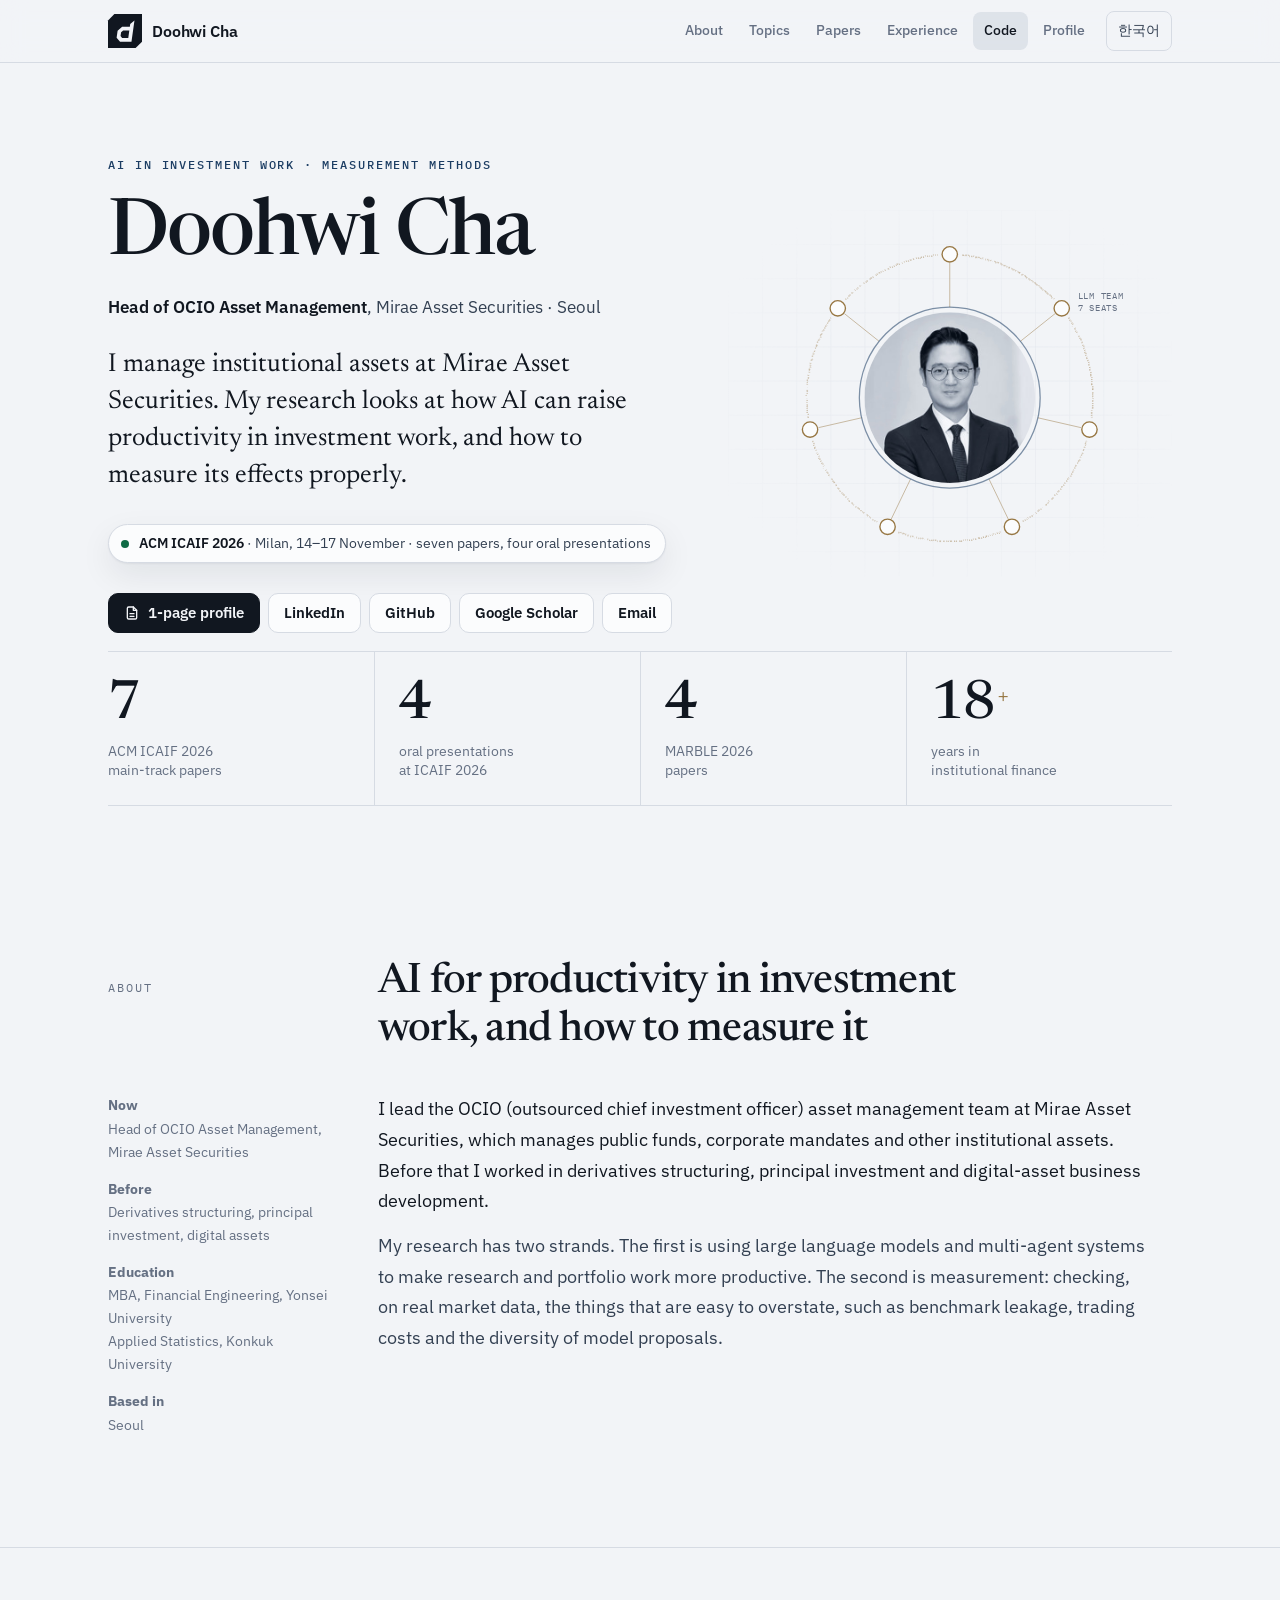
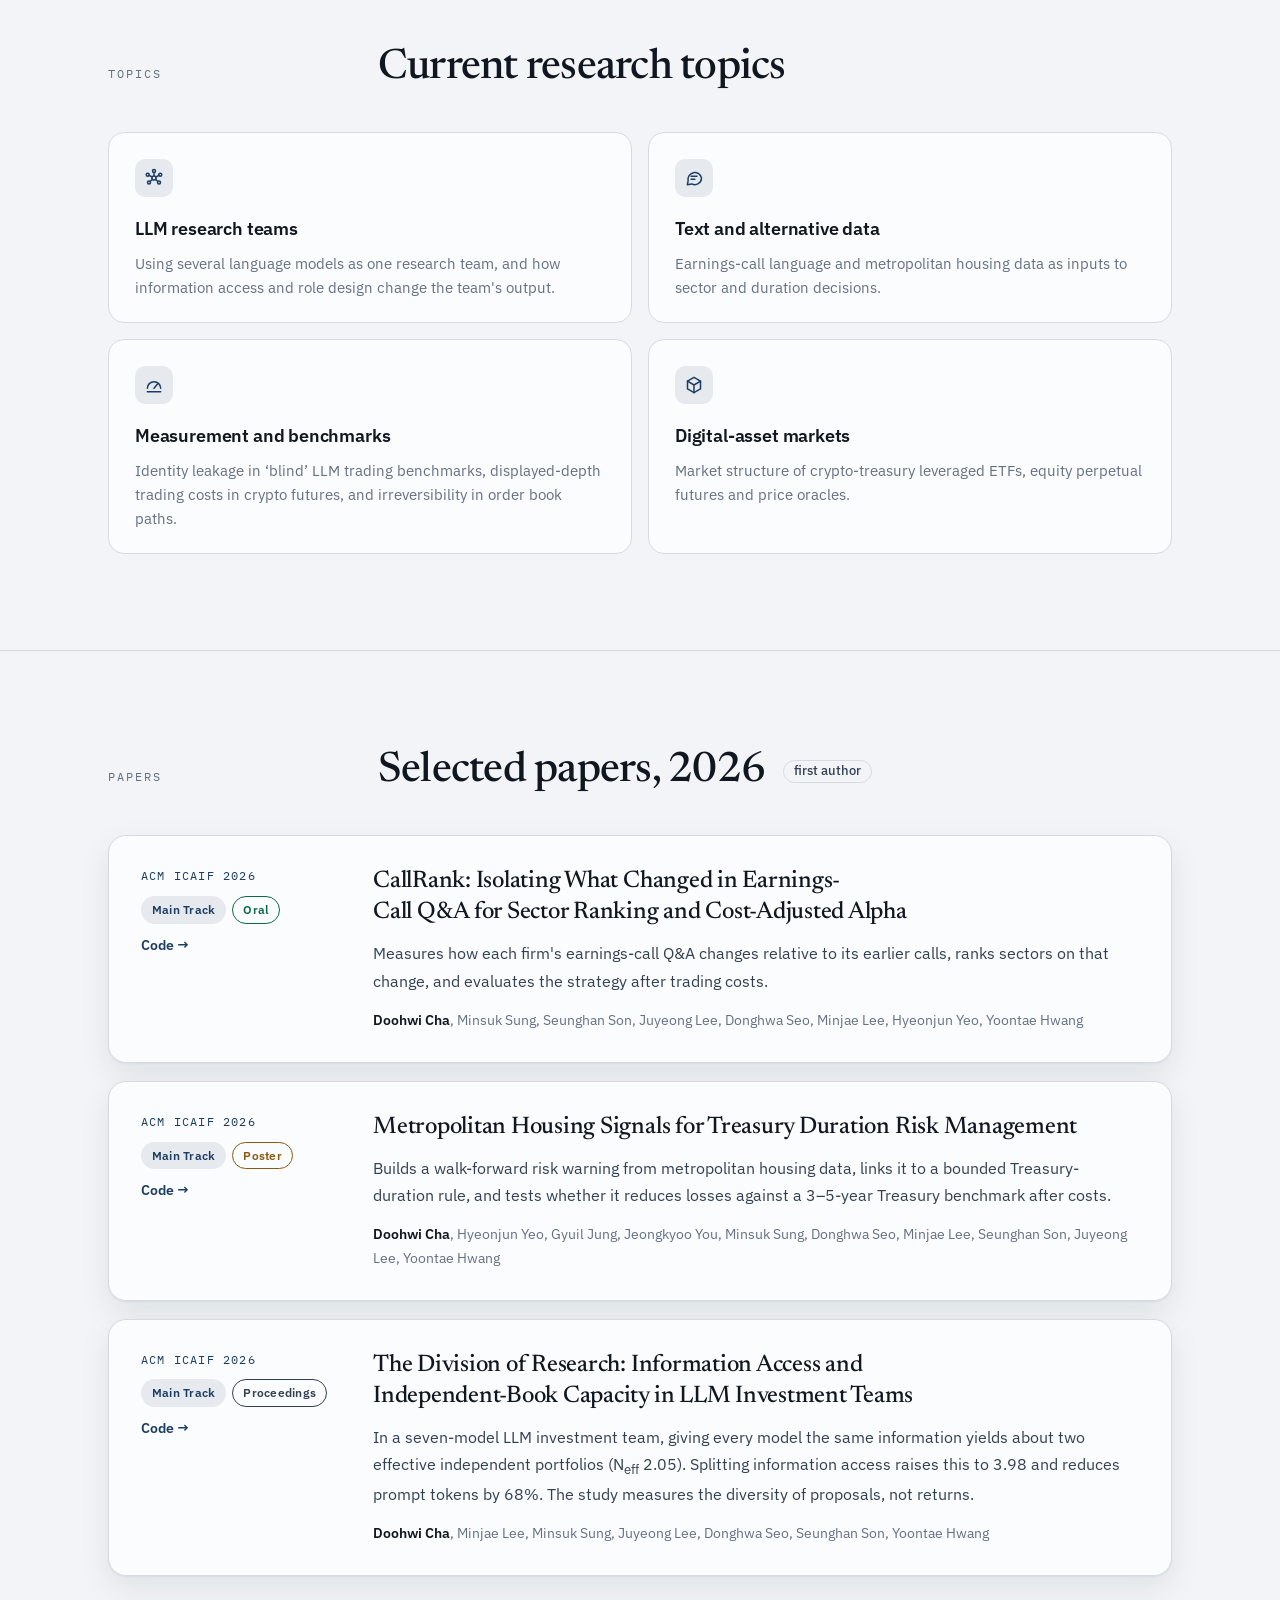
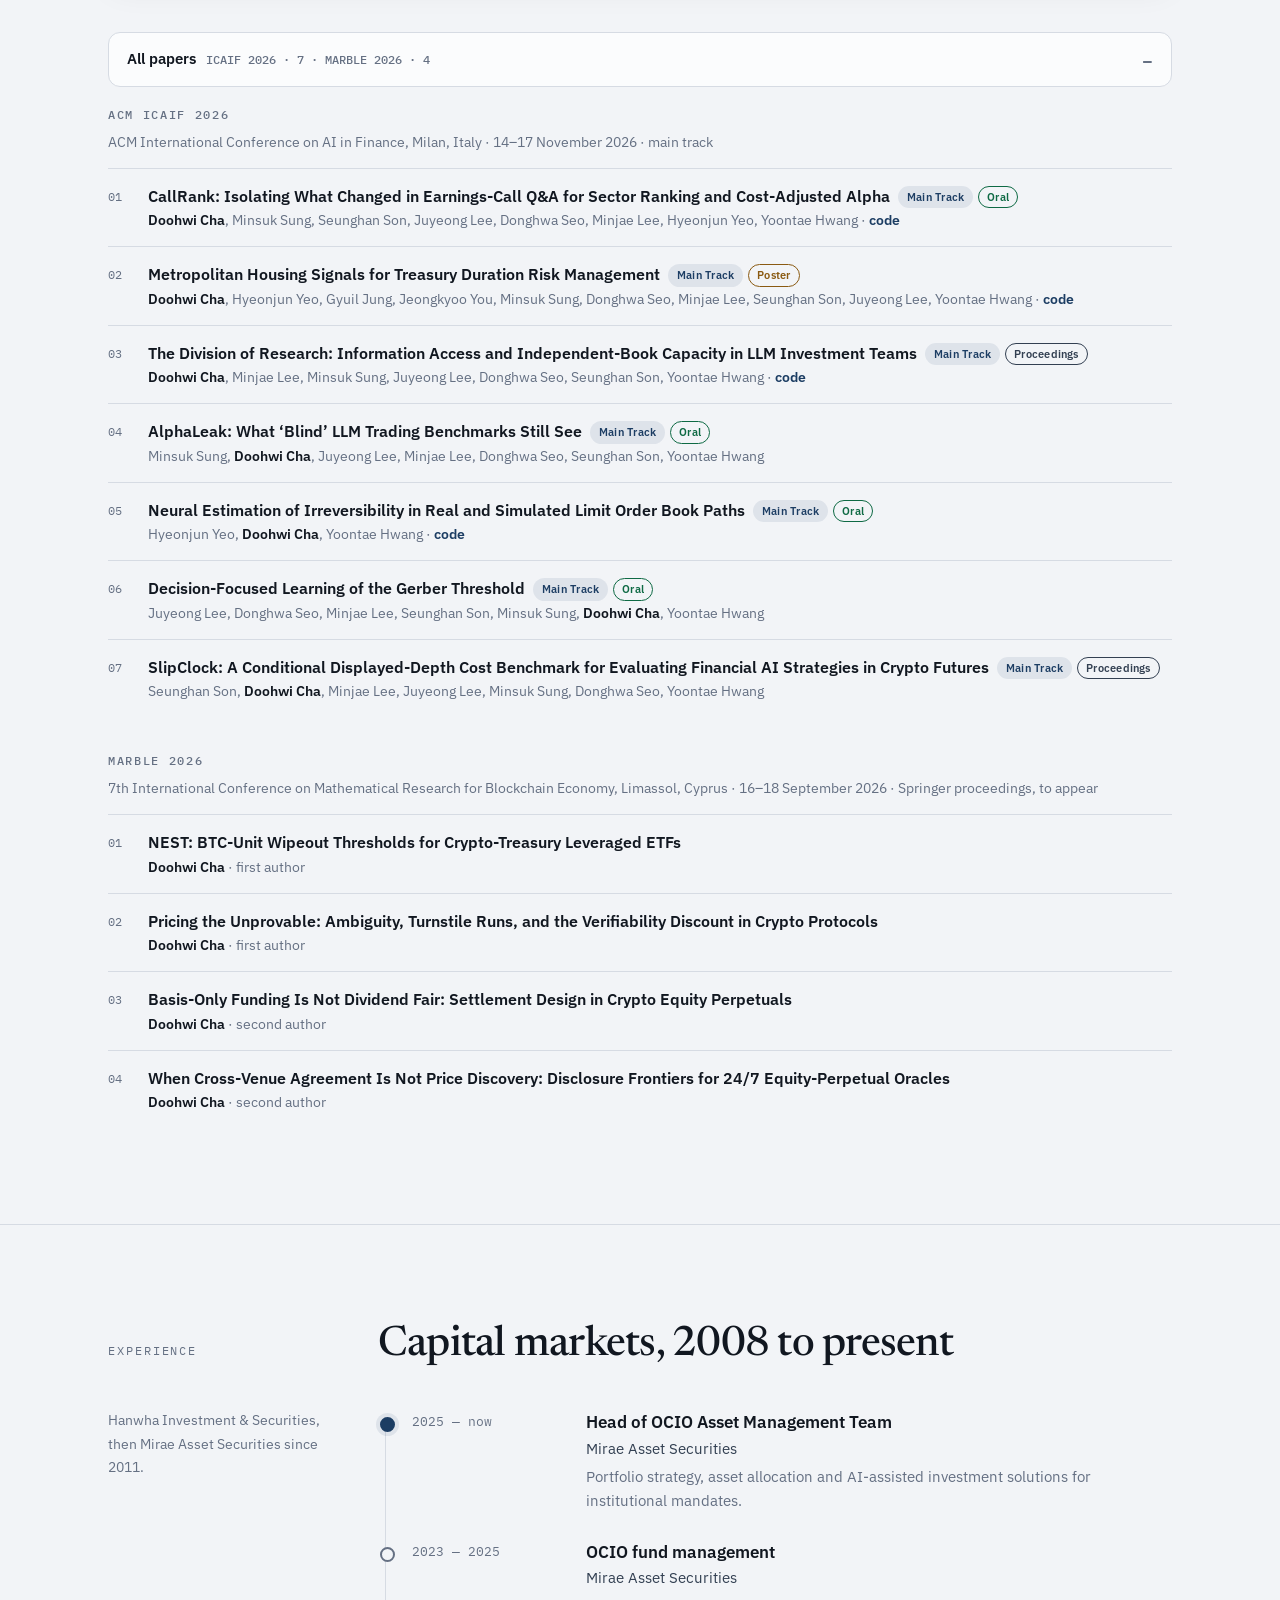
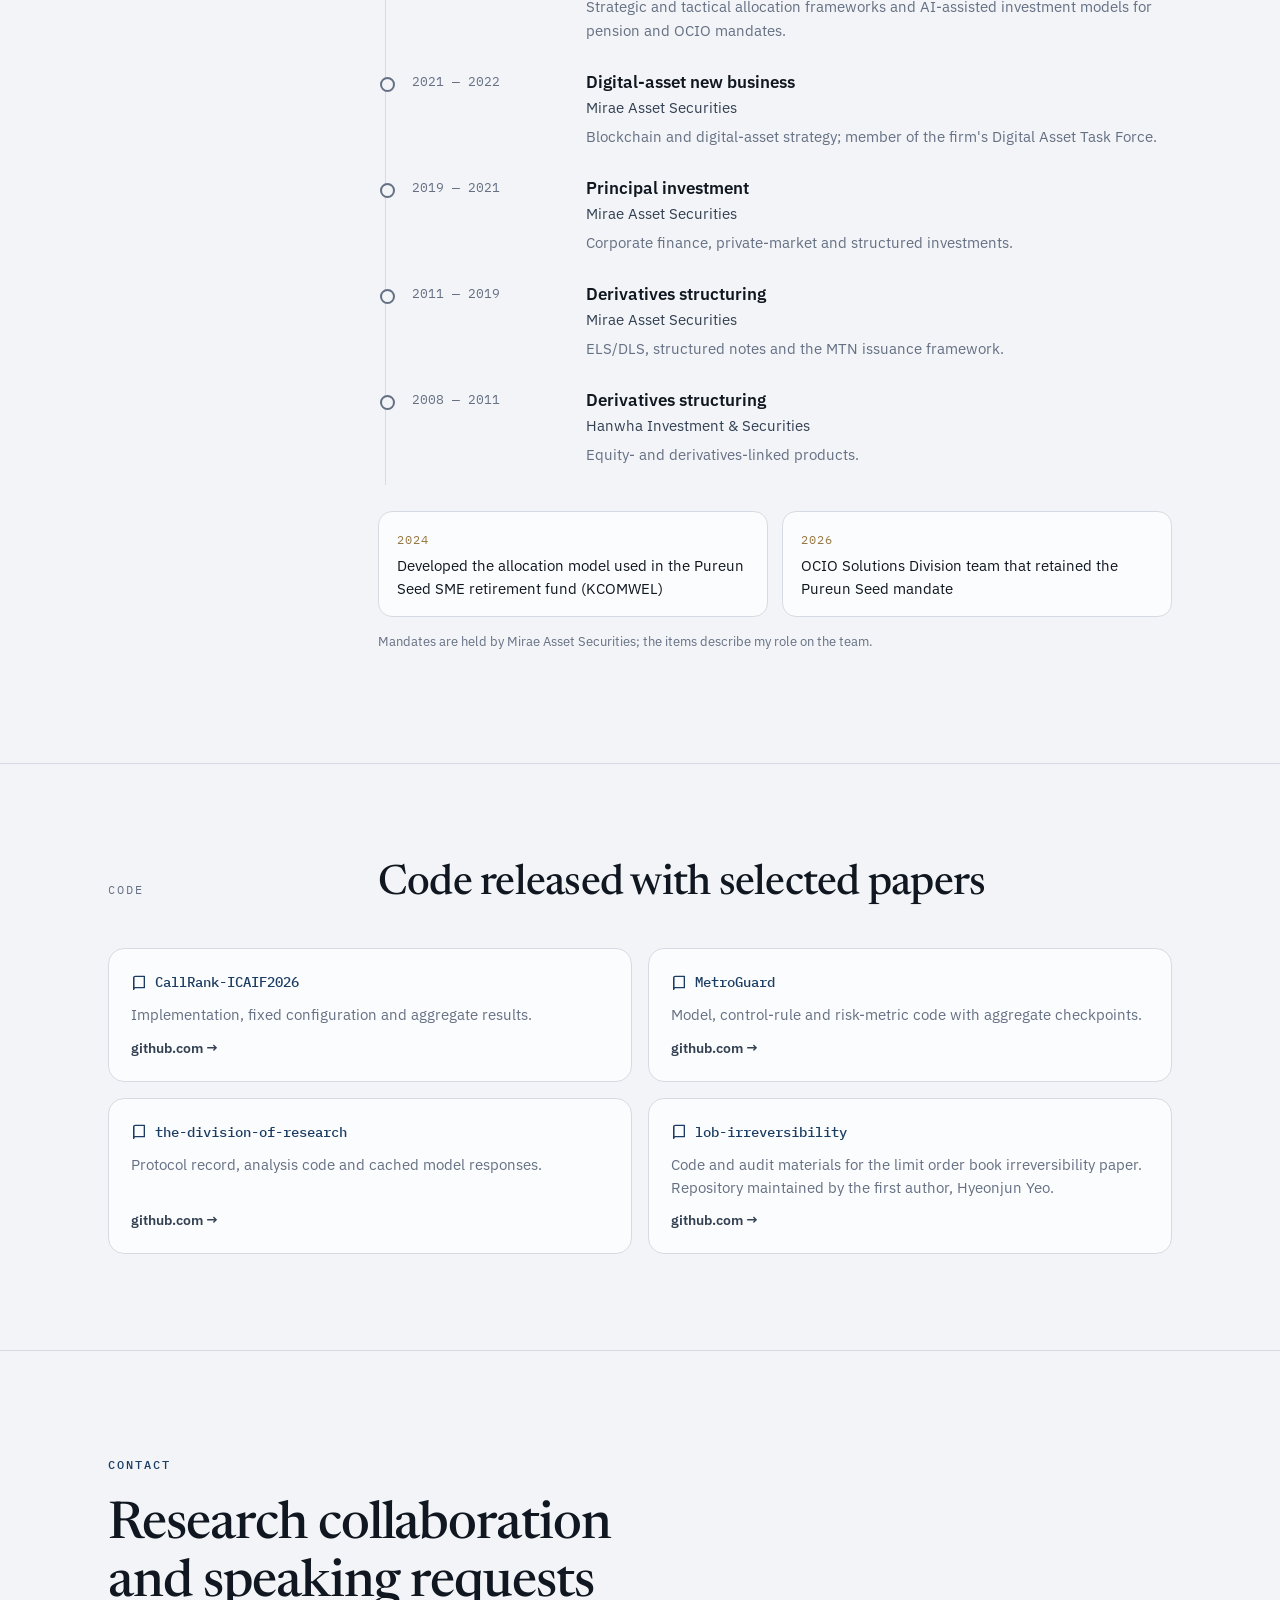
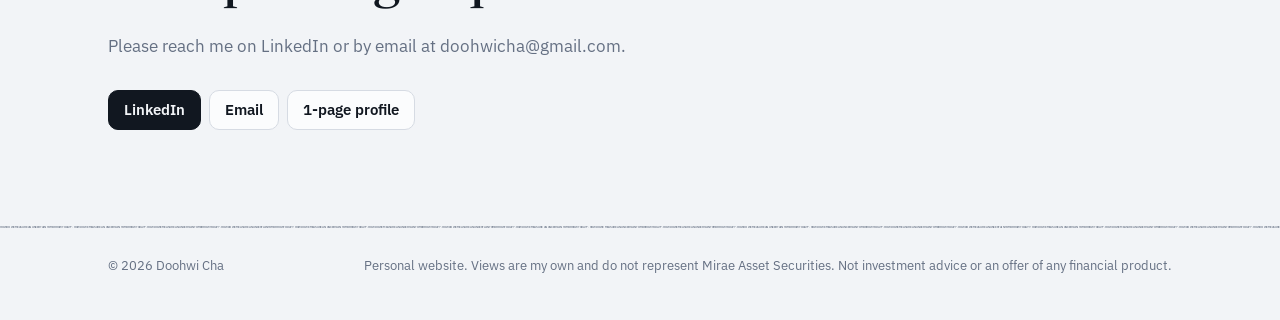
<file: index.html>
<!doctype html>
<html lang="en">
<head>
  <meta charset="utf-8">
  <meta name="viewport" content="width=device-width, initial-scale=1">
  <title>Doohwi Cha</title>
  <meta name="description" content="Doohwi Cha, head of OCIO asset management at Mirae Asset Securities. Research on AI and quantitative methods for investment management.">
  <meta property="og:title" content="Doohwi Cha">
  <meta property="og:description" content="Institutional asset management and AI research. ACM ICAIF 2026: seven papers. MARBLE 2026: four papers.">
  <meta property="og:type" content="website">
  <meta name="theme-color" content="#111720">
  <link rel="icon" href="data:image/svg+xml,%3Csvg xmlns='http://www.w3.org/2000/svg' viewBox='0 0 64 64'%3E%3Cpath fill='%23111720' d='M0 12L12 0H64V52L52 64H0Z'/%3E%3Cpath fill='%23f2f4f7' d='M18.07 31.5L26.62 24H44.62L40.69 52H22.69L16.24 44.5ZM23.65 41.6L26.57 45H38.17L40.14 31H28.54L24.66 34.4ZM41.83 19L49.81 12H49.81L44.19 52H37.19Z'/%3E%3C/svg%3E">
  <link rel="alternate" hreflang="ko" href="ko/index.html">
  <link rel="preconnect" href="https://fonts.googleapis.com">
  <link rel="preconnect" href="https://fonts.gstatic.com" crossorigin>
  <link rel="stylesheet" href="https://fonts.googleapis.com/css2?family=IBM+Plex+Mono:wght@400;500&family=IBM+Plex+Sans:wght@400;500;600;700&family=Newsreader:opsz,wght@6..72,400;6..72,500;6..72,600&display=swap">
  <link rel="stylesheet" href="assets/style.css?v=20261020e">
  <script src="assets/site.js?v=20261020e" defer></script>
</head>
<body>
  <header class="site">
    <div class="container">
      <a class="brand" href="index.html" aria-label="Doohwi Cha, home"><span class="brand-mark" aria-hidden="true"><svg viewBox="0 0 64 64"><path class="bm-plate" d="M0 12L12 0H64V52L52 64H0Z"/><path class="bm-d" d="M18.07 31.5L26.62 24H44.62L40.69 52H22.69L16.24 44.5ZM23.65 41.6L26.57 45H38.17L40.14 31H28.54L24.66 34.4ZM41.83 19L49.81 12H49.81L44.19 52H37.19Z"/></svg></span><span class="brand-name">Doohwi Cha</span></a>
      <nav class="nav" aria-label="Main">
        <a href="#about">About</a>
        <a href="#focus">Topics</a>
        <a href="#research">Papers</a>
        <a href="#experience">Experience</a>
        <a href="#code">Code</a>
        <a href="profile.html">Profile</a>
        <a class="lang" href="ko/index.html" hreflang="ko">한국어</a>
      </nav>
    </div>
  </header>

  <main>
    <section class="hero">
      <div class="container">
        <div class="hero-grid">
          <div>
            <img class="hero-photo" src="assets/portrait.jpg" alt="Portrait of Doohwi Cha" width="76" height="76">
            <p class="kicker">AI in investment work · Measurement methods</p>
            <h1>Doohwi Cha</h1>
            <p class="role"><b>Head of OCIO Asset Management</b>, Mirae Asset Securities · Seoul</p>
            <p class="lede">I manage institutional assets at Mirae Asset Securities. My research looks at how AI can raise productivity in investment work, and how to measure its effects properly.</p>
            <p class="now"><span class="dot" aria-hidden="true"></span><span><b>ACM ICAIF 2026</b> · Milan, 14–17 November · seven papers, four oral presentations</span></p>
            <div class="actions">
              <a class="btn primary" href="profile.html">
                <svg viewBox="0 0 24 24" fill="none" stroke="currentColor" stroke-width="2" stroke-linecap="round" stroke-linejoin="round" aria-hidden="true"><path d="M14 3H7a2 2 0 0 0-2 2v14a2 2 0 0 0 2 2h10a2 2 0 0 0 2-2V8z"/><path d="M14 3v5h5M9 13h6M9 17h6"/></svg>
                1-page profile
              </a>
              <a class="btn" href="https://www.linkedin.com/in/doohwi-cha-40742363">LinkedIn</a>
              <a class="btn" href="https://github.com/DoohwiCha">GitHub</a>
              <a class="btn" href="https://scholar.google.com/citations?user=HombRr0AAAAJ">Google Scholar</a>
              <a class="btn" href="mailto:doohwicha@gmail.com">Email</a>
            </div>
          </div>

          <div class="hero-art" role="img" aria-label="Portrait of Doohwi Cha at the centre of a seven-seat LLM team diagram">
            <svg viewBox="0 0 520 430" aria-hidden="true">
              <defs>
                <pattern id="grid" width="40" height="40" patternUnits="userSpaceOnUse">
                  <path class="art-grid" d="M40 0H0V40" fill="none"/>
                </pattern>
                <radialGradient id="fadeG" cx="50%" cy="50%" r="58%">
                  <stop offset="0%" stop-color="#fff" stop-opacity="1"/>
                  <stop offset="100%" stop-color="#fff" stop-opacity="0"/>
                </radialGradient>
                <mask id="fade"><rect width="520" height="430" fill="url(#fadeG)"/></mask>
                <clipPath id="face"><circle cx="260" cy="220" r="100"/></clipPath>
              </defs>
              <rect width="520" height="430" fill="url(#grid)" mask="url(#fade)"/>
              <circle class="art-ring" cx="260" cy="220" r="168"/>
              <line class="art-edge" x1="260.0" y1="114.0" x2="260.0" y2="62.0"/>
              <line class="art-edge" x1="342.9" y1="153.9" x2="383.5" y2="121.5"/>
              <line class="art-edge" x1="363.3" y1="243.6" x2="414.0" y2="255.2"/>
              <line class="art-edge" x1="306.0" y1="315.5" x2="328.6" y2="362.4"/>
              <line class="art-edge" x1="214.0" y1="315.5" x2="191.4" y2="362.4"/>
              <line class="art-edge" x1="156.7" y1="243.6" x2="106.0" y2="255.2"/>
              <line class="art-edge" x1="177.1" y1="153.9" x2="136.5" y2="121.5"/>
              <circle class="art-node" cx="260.0" cy="52.0" r="9" style="animation-delay:0.25s"/>
              <circle class="art-node" cx="391.3" cy="115.3" r="9" style="animation-delay:0.37s"/>
              <circle class="art-node" cx="423.8" cy="257.4" r="9" style="animation-delay:0.49s"/>
              <circle class="art-node" cx="332.9" cy="371.4" r="9" style="animation-delay:0.61s"/>
              <circle class="art-node" cx="187.1" cy="371.4" r="9" style="animation-delay:0.73s"/>
              <circle class="art-node" cx="96.2" cy="257.4" r="9" style="animation-delay:0.85s"/>
              <circle class="art-node" cx="128.7" cy="115.3" r="9" style="animation-delay:0.97s"/>
              <circle class="art-halo" cx="260" cy="220" r="106"/>
              <image href="assets/portrait.jpg" x="160" y="120" width="200" height="200" clip-path="url(#face)" preserveAspectRatio="xMidYMid slice"/>
              <text class="art-label" x="410" y="104">LLM TEAM</text>
              <text class="art-label" x="410" y="119">7 SEATS</text>
            </svg>
          </div>
        </div>

        <div class="metrics reveal">
          <div class="metric"><div class="num">7</div><div class="lab">ACM ICAIF 2026<br>main-track papers</div></div>
          <div class="metric"><div class="num">4</div><div class="lab">oral presentations<br>at ICAIF 2026</div></div>
          <div class="metric"><div class="num">4</div><div class="lab">MARBLE 2026<br>papers</div></div>
          <div class="metric"><div class="num">18<sup>+</sup></div><div class="lab">years in<br>institutional finance</div></div>
        </div>
      </div>
    </section>

    <section class="section" id="about">
      <div class="container">
        <div class="sec-head reveal">
          <div class="sec-label">About</div>
          <h2 class="sec-title">AI for productivity in investment work, and how to measure it</h2>
        </div>
        <div class="sec-body reveal">
          <div class="aside">
            <p><b>Now</b><br>Head of OCIO Asset Management, Mirae Asset Securities</p>
            <p><b>Before</b><br>Derivatives structuring, principal investment, digital assets</p>
            <p><b>Education</b><br>MBA, Financial Engineering, Yonsei University<br>Applied Statistics, Konkuk University</p>
            <p><b>Based in</b><br>Seoul</p>
          </div>
          <div class="prose">
            <p>I lead the OCIO (outsourced chief investment officer) asset management team at Mirae Asset Securities, which manages public funds, corporate mandates and other institutional assets. Before that I worked in derivatives structuring, principal investment and digital-asset business development.</p>
            <p>My research has two strands. The first is using large language models and multi-agent systems to make research and portfolio work more productive. The second is measurement: checking, on real market data, the things that are easy to overstate, such as benchmark leakage, trading costs and the diversity of model proposals.</p>
          </div>
        </div>
      </div>
    </section>

    <section class="section" id="focus">
      <div class="container">
        <div class="sec-head reveal">
          <div class="sec-label">Topics</div>
          <h2 class="sec-title">Current research topics</h2>
        </div>
        <div class="cards">
          <article class="card reveal">
            <div class="ico"><svg viewBox="0 0 24 24" fill="none" stroke="currentColor" stroke-width="1.8" stroke-linecap="round" stroke-linejoin="round"><circle cx="12" cy="12" r="2.5"/><circle cx="12" cy="3.5" r="1.8"/><circle cx="19.5" cy="8" r="1.8"/><circle cx="18" cy="17.5" r="1.8"/><circle cx="6" cy="17.5" r="1.8"/><circle cx="4.5" cy="8" r="1.8"/><path d="M12 9.5V5.3M14.2 10.8l3.6-2M14 13.6l2.6 2.6M10 13.6l-2.6 2.6M9.8 10.8l-3.6-2"/></svg></div>
            <h3>LLM research teams</h3>
            <p>Using several language models as one research team, and how information access and role design change the team's output.</p>
          </article>
          <article class="card reveal">
            <div class="ico"><svg viewBox="0 0 24 24" fill="none" stroke="currentColor" stroke-width="1.8" stroke-linecap="round" stroke-linejoin="round"><path d="M21 12a8 8 0 0 1-11.6 7.1L4 20l1-4.6A8 8 0 1 1 21 12z"/><path d="M8.5 10h7M8.5 13.5h4.5"/></svg></div>
            <h3>Text and alternative data</h3>
            <p>Earnings-call language and metropolitan housing data as inputs to sector and duration decisions.</p>
          </article>
          <article class="card reveal">
            <div class="ico"><svg viewBox="0 0 24 24" fill="none" stroke="currentColor" stroke-width="1.8" stroke-linecap="round" stroke-linejoin="round"><path d="M4 16a8 8 0 0 1 16 0"/><path d="M12 16l4-5"/><path d="M4 20h16"/></svg></div>
            <h3>Measurement and benchmarks</h3>
            <p>Identity leakage in ‘blind’ LLM trading benchmarks, displayed-depth trading costs in crypto futures, and irreversibility in order book paths.</p>
          </article>
          <article class="card reveal">
            <div class="ico"><svg viewBox="0 0 24 24" fill="none" stroke="currentColor" stroke-width="1.8" stroke-linecap="round" stroke-linejoin="round"><path d="M12 2.8l7.8 4.5v9.4L12 21.2l-7.8-4.5V7.3z"/><path d="M12 12l7.8-4.7M12 12v9.2M12 12L4.2 7.3"/></svg></div>
            <h3>Digital-asset markets</h3>
            <p>Market structure of crypto-treasury leveraged ETFs, equity perpetual futures and price oracles.</p>
          </article>
        </div>
      </div>
    </section>

    <section class="section" id="research">
      <div class="container">
        <div class="sec-head reveal">
          <div class="sec-label">Papers</div>
          <h2 class="sec-title">Selected papers, 2026 <span class="note">first author</span></h2>
        </div>

        <div class="papers">
          <article class="paper reveal">
            <div class="meta">
              <span class="venue-tag">ACM ICAIF 2026</span>
              <span class="chips"><span class="chip track">Main Track</span><span class="chip oral">Oral</span></span>
              <a class="link-arrow" href="https://github.com/DoohwiCha/CallRank-ICAIF2026">Code →</a>
            </div>
            <div>
              <h3>CallRank: Isolating What Changed in Earnings-Call Q&amp;A for Sector Ranking and Cost-Adjusted Alpha</h3>
              <p class="sum">Measures how each firm's earnings-call Q&amp;A changes relative to its earlier calls, ranks sectors on that change, and evaluates the strategy after trading costs.</p>
              <p class="authors"><span class="me">Doohwi Cha</span>, Minsuk Sung, Seunghan Son, Juyeong Lee, Donghwa Seo, Minjae Lee, Hyeonjun Yeo, Yoontae Hwang</p>
            </div>
          </article>

          <article class="paper reveal">
            <div class="meta">
              <span class="venue-tag">ACM ICAIF 2026</span>
              <span class="chips"><span class="chip track">Main Track</span><span class="chip poster">Poster</span></span>
              <a class="link-arrow" href="https://github.com/DoohwiCha/MetroGuard">Code →</a>
            </div>
            <div>
              <h3>Metropolitan Housing Signals for Treasury Duration Risk Management</h3>
              <p class="sum">Builds a walk-forward risk warning from metropolitan housing data, links it to a bounded Treasury-duration rule, and tests whether it reduces losses against a 3–5-year Treasury benchmark after costs.</p>
              <p class="authors"><span class="me">Doohwi Cha</span>, Hyeonjun Yeo, Gyuil Jung, Jeongkyoo You, Minsuk Sung, Donghwa Seo, Minjae Lee, Seunghan Son, Juyeong Lee, Yoontae Hwang</p>
            </div>
          </article>

          <article class="paper reveal">
            <div class="meta">
              <span class="venue-tag">ACM ICAIF 2026</span>
              <span class="chips"><span class="chip track">Main Track</span><span class="chip proc">Proceedings</span></span>
              <a class="link-arrow" href="https://github.com/DoohwiCha/the-division-of-research">Code →</a>
            </div>
            <div>
              <h3>The Division of Research: Information Access and Independent-Book Capacity in LLM Investment Teams</h3>
              <p class="sum">In a seven-model LLM investment team, giving every model the same information yields about two effective independent portfolios (N<sub>eff</sub> 2.05). Splitting information access raises this to 3.98 and reduces prompt tokens by 68%. The study measures the diversity of proposals, not returns.</p>
              <p class="authors"><span class="me">Doohwi Cha</span>, Minjae Lee, Minsuk Sung, Juyeong Lee, Donghwa Seo, Seunghan Son, Yoontae Hwang</p>
            </div>
          </article>
        </div>

        <details class="publist" id="publications" open>
          <summary>All papers <span class="count">ICAIF 2026 · 7 · MARBLE 2026 · 4</span></summary>
          <h4>ACM ICAIF 2026</h4>
          <p class="venue">ACM International Conference on AI in Finance, Milan, Italy · 14–17 November 2026 · main track</p>
          <ol>
            <li><div><span class="t">CallRank: Isolating What Changed in Earnings-Call Q&amp;A for Sector Ranking and Cost-Adjusted Alpha</span><span class="chips"><span class="chip track">Main Track</span><span class="chip oral">Oral</span></span><span class="a"><span class="me">Doohwi Cha</span>, Minsuk Sung, Seunghan Son, Juyeong Lee, Donghwa Seo, Minjae Lee, Hyeonjun Yeo, Yoontae Hwang · <a href="https://github.com/DoohwiCha/CallRank-ICAIF2026">code</a></span></div></li>
            <li><div><span class="t">Metropolitan Housing Signals for Treasury Duration Risk Management</span><span class="chips"><span class="chip track">Main Track</span><span class="chip poster">Poster</span></span><span class="a"><span class="me">Doohwi Cha</span>, Hyeonjun Yeo, Gyuil Jung, Jeongkyoo You, Minsuk Sung, Donghwa Seo, Minjae Lee, Seunghan Son, Juyeong Lee, Yoontae Hwang · <a href="https://github.com/DoohwiCha/MetroGuard">code</a></span></div></li>
            <li><div><span class="t">The Division of Research: Information Access and Independent-Book Capacity in LLM Investment Teams</span><span class="chips"><span class="chip track">Main Track</span><span class="chip proc">Proceedings</span></span><span class="a"><span class="me">Doohwi Cha</span>, Minjae Lee, Minsuk Sung, Juyeong Lee, Donghwa Seo, Seunghan Son, Yoontae Hwang · <a href="https://github.com/DoohwiCha/the-division-of-research">code</a></span></div></li>
            <li><div><span class="t">AlphaLeak: What ‘Blind’ LLM Trading Benchmarks Still See</span><span class="chips"><span class="chip track">Main Track</span><span class="chip oral">Oral</span></span><span class="a">Minsuk Sung, <span class="me">Doohwi Cha</span>, Juyeong Lee, Minjae Lee, Donghwa Seo, Seunghan Son, Yoontae Hwang</span></div></li>
            <li><div><span class="t">Neural Estimation of Irreversibility in Real and Simulated Limit Order Book Paths</span><span class="chips"><span class="chip track">Main Track</span><span class="chip oral">Oral</span></span><span class="a">Hyeonjun Yeo, <span class="me">Doohwi Cha</span>, Yoontae Hwang · <a href="https://github.com/hjyeo30/lob-irreversibility">code</a></span></div></li>
            <li><div><span class="t">Decision-Focused Learning of the Gerber Threshold</span><span class="chips"><span class="chip track">Main Track</span><span class="chip oral">Oral</span></span><span class="a">Juyeong Lee, Donghwa Seo, Minjae Lee, Seunghan Son, Minsuk Sung, <span class="me">Doohwi Cha</span>, Yoontae Hwang</span></div></li>
            <li><div><span class="t">SlipClock: A Conditional Displayed-Depth Cost Benchmark for Evaluating Financial AI Strategies in Crypto Futures</span><span class="chips"><span class="chip track">Main Track</span><span class="chip proc">Proceedings</span></span><span class="a">Seunghan Son, <span class="me">Doohwi Cha</span>, Minjae Lee, Juyeong Lee, Minsuk Sung, Donghwa Seo, Yoontae Hwang</span></div></li>
          </ol>

          <h4>MARBLE 2026</h4>
          <p class="venue">7th International Conference on Mathematical Research for Blockchain Economy, Limassol, Cyprus · 16–18 September 2026 · Springer proceedings, to appear</p>
          <ol>
            <li><div><span class="t">NEST: BTC-Unit Wipeout Thresholds for Crypto-Treasury Leveraged ETFs</span><span class="a"><span class="me">Doohwi Cha</span> · first author</span></div></li>
            <li><div><span class="t">Pricing the Unprovable: Ambiguity, Turnstile Runs, and the Verifiability Discount in Crypto Protocols</span><span class="a"><span class="me">Doohwi Cha</span> · first author</span></div></li>
            <li><div><span class="t">Basis-Only Funding Is Not Dividend Fair: Settlement Design in Crypto Equity Perpetuals</span><span class="a"><span class="me">Doohwi Cha</span> · second author</span></div></li>
            <li><div><span class="t">When Cross-Venue Agreement Is Not Price Discovery: Disclosure Frontiers for 24/7 Equity-Perpetual Oracles</span><span class="a"><span class="me">Doohwi Cha</span> · second author</span></div></li>
          </ol>
        </details>
      </div>
    </section>

    <section class="section" id="experience">
      <div class="container">
        <div class="sec-head reveal">
          <div class="sec-label">Experience</div>
          <h2 class="sec-title">Capital markets, 2008 to present</h2>
        </div>
        <div class="sec-body">
          <div class="aside reveal"><p>Hanwha Investment &amp; Securities, then Mirae Asset Securities since 2011.</p></div>
          <div>
            <ul class="timeline reveal">
              <li class="current"><span class="when">2025 — now</span><div><div class="role-t">Head of OCIO Asset Management Team</div><div class="org">Mirae Asset Securities</div><div class="desc">Portfolio strategy, asset allocation and AI-assisted investment solutions for institutional mandates.</div></div></li>
              <li><span class="when">2023 — 2025</span><div><div class="role-t">OCIO fund management</div><div class="org">Mirae Asset Securities</div><div class="desc">Strategic and tactical allocation frameworks and AI-assisted investment models for pension and OCIO mandates.</div></div></li>
              <li><span class="when">2021 — 2022</span><div><div class="role-t">Digital-asset new business</div><div class="org">Mirae Asset Securities</div><div class="desc">Blockchain and digital-asset strategy; member of the firm's Digital Asset Task Force.</div></div></li>
              <li><span class="when">2019 — 2021</span><div><div class="role-t">Principal investment</div><div class="org">Mirae Asset Securities</div><div class="desc">Corporate finance, private-market and structured investments.</div></div></li>
              <li><span class="when">2011 — 2019</span><div><div class="role-t">Derivatives structuring</div><div class="org">Mirae Asset Securities</div><div class="desc">ELS/DLS, structured notes and the MTN issuance framework.</div></div></li>
              <li><span class="when">2008 — 2011</span><div><div class="role-t">Derivatives structuring</div><div class="org">Hanwha Investment &amp; Securities</div><div class="desc">Equity- and derivatives-linked products.</div></div></li>
            </ul>

            <div class="mandates reveal">
              <div class="mandate"><div class="y">2024</div><p>Developed the allocation model used in the Pureun Seed SME retirement fund (KCOMWEL)</p></div>
              <div class="mandate"><div class="y">2026</div><p>OCIO Solutions Division team that retained the Pureun Seed mandate</p></div>
            </div>
            <p class="fine">Mandates are held by Mirae Asset Securities; the items describe my role on the team.</p>
          </div>
        </div>
      </div>
    </section>

    <section class="section" id="code">
      <div class="container">
        <div class="sec-head reveal">
          <div class="sec-label">Code</div>
          <h2 class="sec-title">Code released with selected papers</h2>
        </div>
        <div class="repos">
          <a class="repo reveal" href="https://github.com/DoohwiCha/CallRank-ICAIF2026">
            <span class="rn"><svg viewBox="0 0 24 24" fill="none" stroke="currentColor" stroke-width="2" stroke-linecap="round" stroke-linejoin="round" aria-hidden="true"><path d="M4 4.5A2.5 2.5 0 0 1 6.5 2H20v17H6.5A2.5 2.5 0 0 0 4 21.5z"/><path d="M4 21.5V4.5"/></svg>CallRank-ICAIF2026</span>
            <p>Implementation, fixed configuration and aggregate results.</p>
            <span class="go">github.com →</span>
          </a>
          <a class="repo reveal" href="https://github.com/DoohwiCha/MetroGuard">
            <span class="rn"><svg viewBox="0 0 24 24" fill="none" stroke="currentColor" stroke-width="2" stroke-linecap="round" stroke-linejoin="round" aria-hidden="true"><path d="M4 4.5A2.5 2.5 0 0 1 6.5 2H20v17H6.5A2.5 2.5 0 0 0 4 21.5z"/><path d="M4 21.5V4.5"/></svg>MetroGuard</span>
            <p>Model, control-rule and risk-metric code with aggregate checkpoints.</p>
            <span class="go">github.com →</span>
          </a>
          <a class="repo reveal" href="https://github.com/DoohwiCha/the-division-of-research">
            <span class="rn"><svg viewBox="0 0 24 24" fill="none" stroke="currentColor" stroke-width="2" stroke-linecap="round" stroke-linejoin="round" aria-hidden="true"><path d="M4 4.5A2.5 2.5 0 0 1 6.5 2H20v17H6.5A2.5 2.5 0 0 0 4 21.5z"/><path d="M4 21.5V4.5"/></svg>the-division-of-research</span>
            <p>Protocol record, analysis code and cached model responses.</p>
            <span class="go">github.com →</span>
          </a>
          <a class="repo reveal" href="https://github.com/hjyeo30/lob-irreversibility">
            <span class="rn"><svg viewBox="0 0 24 24" fill="none" stroke="currentColor" stroke-width="2" stroke-linecap="round" stroke-linejoin="round" aria-hidden="true"><path d="M4 4.5A2.5 2.5 0 0 1 6.5 2H20v17H6.5A2.5 2.5 0 0 0 4 21.5z"/><path d="M4 21.5V4.5"/></svg>lob-irreversibility</span>
            <p>Code and audit materials for the limit order book irreversibility paper. Repository maintained by the first author, Hyeonjun Yeo.</p>
            <span class="go">github.com →</span>
          </a>
        </div>
      </div>
    </section>

    <section class="contact" id="contact">
      <div class="container reveal">
        <p class="kicker">Contact</p>
        <h2>Research collaboration and speaking requests</h2>
        <p>Please reach me on LinkedIn or by email at doohwicha@gmail.com.</p>
        <div class="actions">
          <a class="btn primary" href="https://www.linkedin.com/in/doohwi-cha-40742363">LinkedIn</a>
          <a class="btn" href="mailto:doohwicha@gmail.com">Email</a>
          <a class="btn" href="profile.html">1-page profile</a>
        </div>
      </div>
    </section>
  </main>

  <footer class="site-foot">
    <div class="container">
      <span>© 2026 Doohwi Cha</span>
      <span>Personal website. Views are my own and do not represent Mirae Asset Securities. Not investment advice or an offer of any financial product.</span>
    </div>
  </footer>
</body>
</html>
</file>
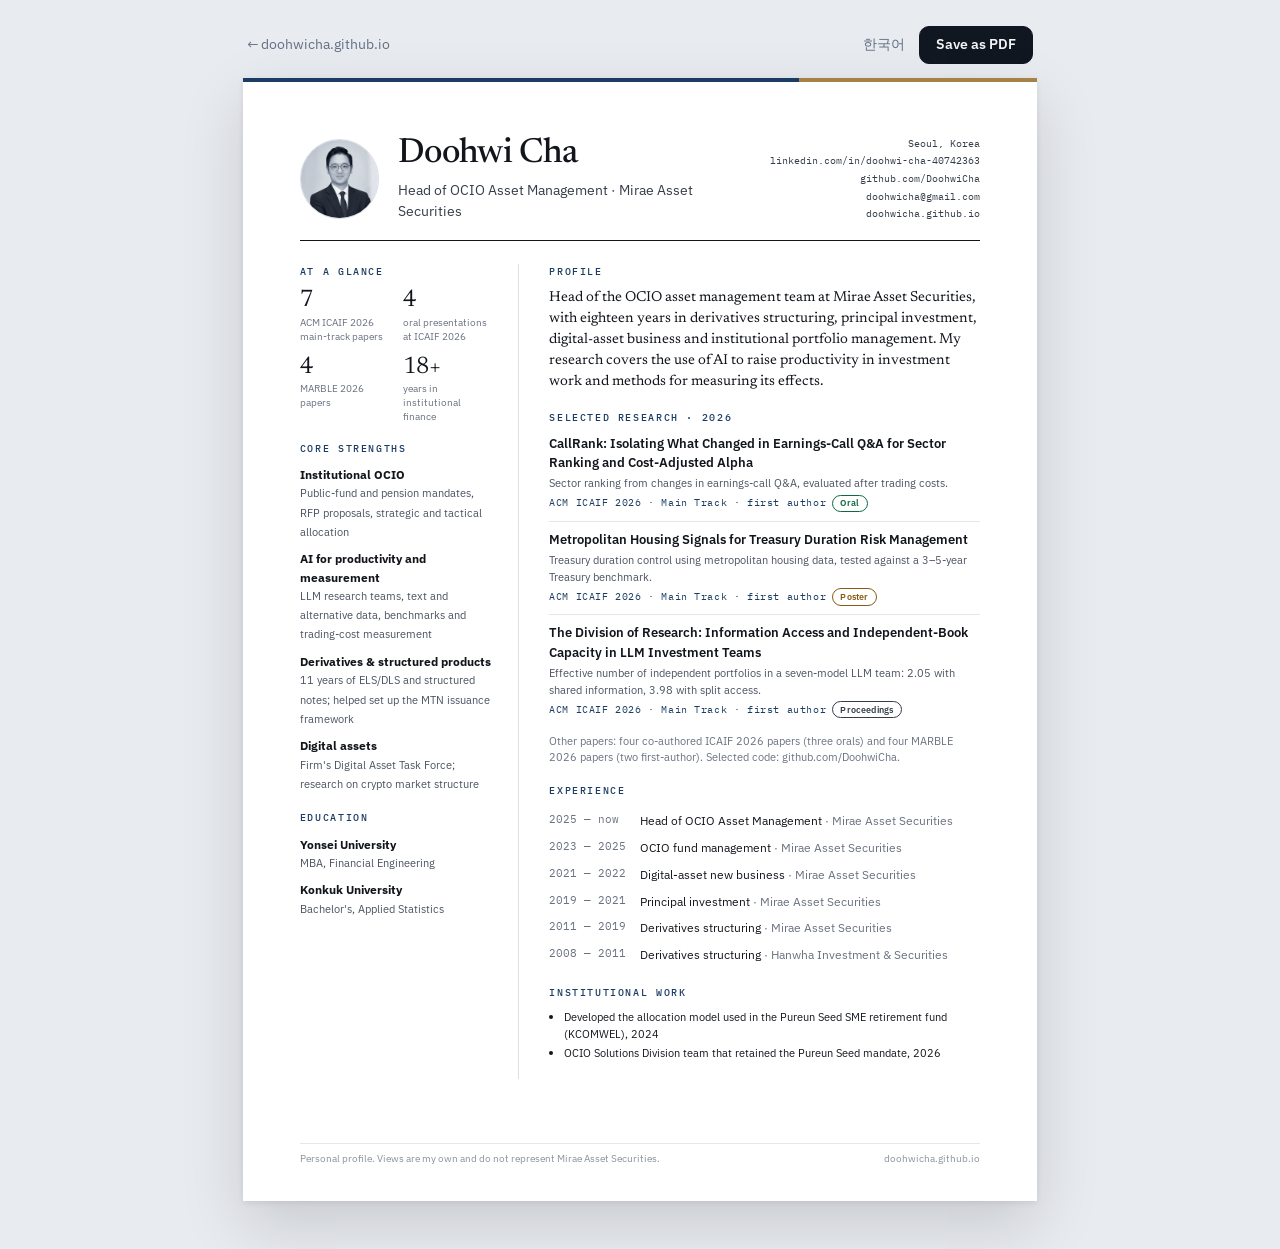
<file: profile.html>
<!doctype html>
<html lang="en">
<head>
  <meta charset="utf-8">
  <meta name="viewport" content="width=device-width, initial-scale=1">
  <title>Doohwi Cha — Profile</title>
  <meta name="description" content="One-page profile of Doohwi Cha: institutional asset management (OCIO), AI for productivity in investment work, and measurement methods.">
  <link rel="icon" href="data:image/svg+xml,%3Csvg xmlns='http://www.w3.org/2000/svg' viewBox='0 0 64 64'%3E%3Cpath fill='%23111720' d='M0 12L12 0H64V52L52 64H0Z'/%3E%3Cpath fill='%23f2f4f7' d='M18.07 31.5L26.62 24H44.62L40.69 52H22.69L16.24 44.5ZM23.65 41.6L26.57 45H38.17L40.14 31H28.54L24.66 34.4ZM41.83 19L49.81 12H49.81L44.19 52H37.19Z'/%3E%3C/svg%3E">
  <link rel="alternate" hreflang="ko" href="ko/profile.html">
  <link rel="preconnect" href="https://fonts.googleapis.com">
  <link rel="preconnect" href="https://fonts.gstatic.com" crossorigin>
  <link rel="stylesheet" href="https://fonts.googleapis.com/css2?family=IBM+Plex+Mono:wght@400;500&family=IBM+Plex+Sans:wght@400;500;600;700&family=Newsreader:opsz,wght@6..72,400;6..72,500;6..72,600&display=swap">
  <link rel="stylesheet" href="assets/style.css?v=20261020e">
</head>
<body class="profile-page">
  <div class="toolbar">
    <a href="index.html">← doohwicha.github.io</a>
    <span><a href="ko/profile.html" hreflang="ko" style="margin-right:14px">한국어</a><button type="button" onclick="window.print()">Save as PDF</button></span>
  </div>

  <article class="sheet sh">
    <header class="sh-head">
      <div class="sh-id">
        <img class="sh-photo" src="assets/portrait.jpg" alt="Portrait of Doohwi Cha">
        <div>
        <h1>Doohwi Cha</h1>
        <p class="r">Head of OCIO Asset Management · Mirae Asset Securities</p>
        </div>
      </div>
      <div class="c">
        Seoul, Korea<br>
        linkedin.com/in/doohwi-cha-40742363<br>
        github.com/DoohwiCha<br>
        doohwicha@gmail.com<br>
        doohwicha.github.io
      </div>
    </header>

    <div class="sh-grid">
      <aside class="sh-side">
        <section>
          <h2>At a glance</h2>
          <div class="kpis">
            <div class="kpi"><div class="n">7</div><div class="l">ACM ICAIF 2026 main-track papers</div></div>
            <div class="kpi"><div class="n">4</div><div class="l">oral presentations at ICAIF 2026</div></div>
            <div class="kpi"><div class="n">4</div><div class="l">MARBLE 2026 papers</div></div>
            <div class="kpi"><div class="n">18+</div><div class="l">years in institutional finance</div></div>
          </div>
        </section>
        <section>
          <h2>Core strengths</h2>
          <div class="item"><b>Institutional OCIO</b><span>Public-fund and pension mandates, RFP proposals, strategic and tactical allocation</span></div>
          <div class="item"><b>AI for productivity and measurement</b><span>LLM research teams, text and alternative data, benchmarks and trading-cost measurement</span></div>
          <div class="item"><b>Derivatives &amp; structured products</b><span>11 years of ELS/DLS and structured notes; helped set up the MTN issuance framework</span></div>
          <div class="item"><b>Digital assets</b><span>Firm's Digital Asset Task Force; research on crypto market structure</span></div>
        </section>
        <section>
          <h2>Education</h2>
          <div class="item"><b>Yonsei University</b><span>MBA, Financial Engineering</span></div>
          <div class="item"><b>Konkuk University</b><span>Bachelor's, Applied Statistics</span></div>
        </section>
      </aside>

      <div class="sh-main">
        <section>
          <h2>Profile</h2>
          <p class="big">Head of the OCIO asset management team at Mirae Asset Securities, with eighteen years in derivatives structuring, principal investment, digital-asset business and institutional portfolio management. My research covers the use of AI to raise productivity in investment work and methods for measuring its effects.</p>
        </section>

        <section>
          <h2>Selected research · 2026</h2>
          <ul class="sh-pubs">
            <li>
              <span class="t">CallRank: Isolating What Changed in Earnings-Call Q&amp;A for Sector Ranking and Cost-Adjusted Alpha</span>
              <span class="s">Sector ranking from changes in earnings-call Q&amp;A, evaluated after trading costs.</span>
              <span class="v">ACM ICAIF 2026 · Main Track · first author</span><span class="chip oral">Oral</span>
            </li>
            <li>
              <span class="t">Metropolitan Housing Signals for Treasury Duration Risk Management</span>
              <span class="s">Treasury duration control using metropolitan housing data, tested against a 3–5-year Treasury benchmark.</span>
              <span class="v">ACM ICAIF 2026 · Main Track · first author</span><span class="chip poster">Poster</span>
            </li>
            <li>
              <span class="t">The Division of Research: Information Access and Independent-Book Capacity in LLM Investment Teams</span>
              <span class="s">Effective number of independent portfolios in a seven-model LLM team: 2.05 with shared information, 3.98 with split access.</span>
              <span class="v">ACM ICAIF 2026 · Main Track · first author</span><span class="chip proc">Proceedings</span>
            </li>
          </ul>
          <p class="note">Other papers: four co-authored ICAIF 2026 papers (three orals) and four MARBLE 2026 papers (two first-author). Selected code: github.com/DoohwiCha.</p>
        </section>

        <section>
          <h2>Experience</h2>
          <ul class="sh-tl">
            <li><span class="w">2025 — now</span><span class="x">Head of OCIO Asset Management <span>· Mirae Asset Securities</span></span></li>
            <li><span class="w">2023 — 2025</span><span class="x">OCIO fund management <span>· Mirae Asset Securities</span></span></li>
            <li><span class="w">2021 — 2022</span><span class="x">Digital-asset new business <span>· Mirae Asset Securities</span></span></li>
            <li><span class="w">2019 — 2021</span><span class="x">Principal investment <span>· Mirae Asset Securities</span></span></li>
            <li><span class="w">2011 — 2019</span><span class="x">Derivatives structuring <span>· Mirae Asset Securities</span></span></li>
            <li><span class="w">2008 — 2011</span><span class="x">Derivatives structuring <span>· Hanwha Investment &amp; Securities</span></span></li>
          </ul>
        </section>

        <section>
          <h2>Institutional work</h2>
          <ul class="dots">
            <li>Developed the allocation model used in the Pureun Seed SME retirement fund (KCOMWEL), 2024</li>
            <li>OCIO Solutions Division team that retained the Pureun Seed mandate, 2026</li>
          </ul>
        </section>
      </div>
    </div>

    <footer class="sh-foot">
      <span>Personal profile. Views are my own and do not represent Mirae Asset Securities.</span>
      <span>doohwicha.github.io</span>
    </footer>
  </article>
</body>
</html>
</file>
<file: assets/style.css>
/* ---------- tokens ----------
   Layout: editorial research profile — serif display over a cool ledger-grey page,
   a quiet two-column rhythm (label rail + content), navy ink with a brass secondary. */
:root {
  --paper: #f2f4f7;
  --paper-2: #e8ebf0;
  --card: #fbfcfd;
  --ink: #111720;
  --ink-2: #334052;
  --muted: #657083;
  --rule: #d6dbe3;
  --accent: #1c3d63;
  --accent-soft: rgba(28, 61, 99, 0.09);
  --gold: #977743;
  --oral: #0e6a44;
  --poster: #8a5a12;
  --todo-bg: #fff0a3;
  --todo-fg: #5a4600;
  --shadow: 0 1px 2px rgba(17, 23, 32, 0.05), 0 12px 32px rgba(17, 23, 32, 0.08);
  --serif: "Newsreader", "Noto Serif KR", Georgia, "Times New Roman", serif;
  --sans: "IBM Plex Sans", "Noto Sans KR", -apple-system, BlinkMacSystemFont, "Apple SD Gothic Neo",
    "Segoe UI", Roboto, "Helvetica Neue", Arial, sans-serif;
  --mono: "IBM Plex Mono", ui-monospace, SFMono-Regular, Menlo, monospace;
}

@media (prefers-color-scheme: dark) {
  :root:not([data-theme="light"]) {
  --paper: #0c1016;
  --paper-2: #10151c;
  --card: #131a23;
  --ink: #e9ecf1;
  --ink-2: #c3cad5;
  --muted: #8a94a3;
  --rule: #252d39;
  --accent: #9fc2ea;
  --accent-soft: rgba(159, 194, 234, 0.12);
  --gold: #d3b67a;
  --oral: #6fd3a0;
  --poster: #f0b660;
  --todo-bg: #4b3f00;
  --todo-fg: #ffe684;
  --shadow: 0 1px 2px rgba(0, 0, 0, 0.35), 0 12px 32px rgba(0, 0, 0, 0.35);
  color-scheme: dark;
  }
}
:root[data-theme="dark"] {
  --paper: #0c1016;
  --paper-2: #10151c;
  --card: #131a23;
  --ink: #e9ecf1;
  --ink-2: #c3cad5;
  --muted: #8a94a3;
  --rule: #252d39;
  --accent: #9fc2ea;
  --accent-soft: rgba(159, 194, 234, 0.12);
  --gold: #d3b67a;
  --oral: #6fd3a0;
  --poster: #f0b660;
  --todo-bg: #4b3f00;
  --todo-fg: #ffe684;
  --shadow: 0 1px 2px rgba(0, 0, 0, 0.35), 0 12px 32px rgba(0, 0, 0, 0.35);
  color-scheme: dark;
}

html[lang="ko"] {
  --serif: "Noto Serif KR", "Newsreader", Georgia, serif;
  --sans: "Pretendard Variable", Pretendard, "Noto Sans KR", "IBM Plex Sans", -apple-system, BlinkMacSystemFont,
    "Apple SD Gothic Neo", sans-serif;
}

/* ---------- base ---------- */
* { box-sizing: border-box; }
html { -webkit-text-size-adjust: 100%; scroll-behavior: smooth; scroll-padding-top: 76px; }
body {
  margin: 0;
  background: var(--paper);
  color: var(--ink);
  font-family: var(--sans);
  font-size: 16px;
  line-height: 1.65;
  -webkit-font-smoothing: antialiased;
  text-rendering: optimizeLegibility;
}
html[lang="ko"] body { word-break: keep-all; overflow-wrap: anywhere; letter-spacing: -0.005em; }
a { color: inherit; text-decoration: none; }
a:focus-visible, button:focus-visible { outline: 2px solid var(--accent); outline-offset: 3px; border-radius: 4px; }
p { margin: 0 0 14px; }
img, svg { display: block; max-width: 100%; }
.container { max-width: 1120px; margin: 0 auto; padding-left: max(28px, env(safe-area-inset-left, 0px)); padding-right: max(28px, env(safe-area-inset-right, 0px)); }
h1, h2, h3 { text-wrap: balance; }

.todo { background: var(--todo-bg); color: var(--todo-fg); border-radius: 3px; padding: 0 5px; }

/* ---------- header ---------- */
body::before { content: ""; position: fixed; inset: 0 0 auto; height: env(safe-area-inset-top, 0px); z-index: 30; background: var(--paper); }
.site {
  position: sticky; top: env(safe-area-inset-top, 0px); z-index: 20;
  background: color-mix(in srgb, var(--paper) 84%, transparent);
  -webkit-backdrop-filter: saturate(150%) blur(12px);
  backdrop-filter: saturate(150%) blur(12px);
  border-bottom: 1px solid var(--rule);
}
.site .container { display: flex; align-items: center; justify-content: space-between; gap: 20px; height: 62px; }
.brand { display: flex; align-items: center; gap: 10px; font-weight: 600; letter-spacing: -0.01em; touch-action: manipulation; -webkit-tap-highlight-color: transparent; }
/* monogram: angular lowercase d on a plate with two clipped corners, same drawing as the favicon */
.brand-mark { width: 34px; height: 34px; flex: none; }
.brand-mark svg { width: 100%; height: 100%; display: block; overflow: visible; }
.bm-plate { fill: var(--ink); }
.bm-d { fill: var(--paper); }
.nav { display: flex; align-items: center; gap: 4px; overflow-x: auto; scrollbar-width: none; }
.nav::-webkit-scrollbar { display: none; }
.nav a {
  white-space: nowrap; padding: 7px 11px; border-radius: 8px;
  font-size: 14px; font-weight: 500; color: var(--muted);
  transition: color .15s ease, background .15s ease;
}
.nav a:hover, .nav a.active { color: var(--ink); background: var(--accent-soft); }
.nav .lang { margin-left: 6px; border: 1px solid var(--rule); color: var(--ink-2); }

/* ---------- hero ---------- */
.hero { padding: 92px 0 56px; position: relative; overflow: hidden; }
.hero-grid { display: grid; grid-template-columns: 1.12fr 0.88fr; gap: 56px; align-items: center; }
.kicker {
  font-family: var(--mono); font-size: 12px; font-weight: 500;
  letter-spacing: 0.16em; text-transform: uppercase; color: var(--accent);
  margin: 0 0 22px;
}
.hero h1 {
  font-family: var(--serif); font-weight: 500;
  font-size: clamp(46px, 6.4vw, 78px); line-height: 1.0; letter-spacing: -0.025em;
  margin: 0 0 18px;
}
.hero h1 .alt { display: block; font-family: var(--sans); font-size: 0.26em; font-weight: 500; letter-spacing: 0; color: var(--muted); margin-top: 14px; }
.hero .role { font-size: 17px; color: var(--ink-2); margin: 0 0 26px; }
.hero .role b { font-weight: 600; color: var(--ink); }
.lede {
  font-family: var(--serif); font-size: clamp(21px, 2.3vw, 26px); line-height: 1.42;
  color: var(--ink); max-width: 30em; margin: 0 0 30px;
}
html[lang="ko"] .kicker, html[lang="ko"] .sec-label, html[lang="ko"] .publist h4 { font-family: var(--sans); letter-spacing: .04em; }
html[lang="ko"] .lede { font-size: clamp(19px, 2vw, 22px); line-height: 1.6; }
.now {
  display: inline-flex; align-items: center; gap: 10px;
  padding: 7px 14px 7px 12px; margin: 0 0 30px;
  border: 1px solid var(--rule); border-radius: 999px; background: var(--card);
  font-size: 13.5px; color: var(--ink-2); box-shadow: var(--shadow);
}
.now .dot { width: 8px; height: 8px; border-radius: 50%; background: var(--oral); box-shadow: 0 0 0 0 rgba(14,106,68,.5); animation: pulse 2.4s infinite; }
.now b { color: var(--ink); font-weight: 600; }
@keyframes pulse { 0% { box-shadow: 0 0 0 0 rgba(14,106,68,.45); } 70% { box-shadow: 0 0 0 9px rgba(14,106,68,0); } 100% { box-shadow: 0 0 0 0 rgba(14,106,68,0); } }
.actions { display: flex; flex-wrap: wrap; gap: 8px; }
.btn {
  display: inline-flex; align-items: center; gap: 8px;
  height: 40px; padding: 0 15px; border-radius: 10px;
  font-size: 14.5px; font-weight: 600; border: 1px solid var(--rule);
  background: var(--card); color: var(--ink);
  transition: transform .15s ease, border-color .15s ease;
}
.btn:hover { transform: translateY(-1px); border-color: var(--ink-2); }
.btn.primary { background: var(--ink); color: var(--paper); border-color: var(--ink); }
.btn svg { width: 16px; height: 16px; }
.btn.todo { background: var(--todo-bg); color: var(--todo-fg); border-color: transparent; }

.hero-art { position: relative; }
.hero-art svg { width: 100%; height: auto; }
.art-grid { stroke: var(--rule); stroke-width: 1; }
.art-area { fill: url(#area); }
.art-line { fill: none; stroke: var(--accent); stroke-width: 2.4; stroke-linecap: round; stroke-dasharray: 540; stroke-dashoffset: 540; animation: draw 2.4s cubic-bezier(.4,.1,.2,1) .25s forwards; }
.art-area { stroke: none; }
.art-bench { fill: none; stroke: var(--muted); stroke-width: 1.4; stroke-dasharray: 4 6; opacity: .7; }
.art-pt { fill: var(--paper); stroke: var(--accent); stroke-width: 2; opacity: 0; animation: fade .5s ease forwards; }
.art-edge { stroke: var(--gold); stroke-width: 1; opacity: .55; }
.art-ring { fill: none; stroke: var(--gold); stroke-width: 1; stroke-dasharray: 2 4; opacity: .6; }
.art-node { fill: var(--card); stroke: var(--gold); stroke-width: 1.6; }
.art-core { fill: var(--gold); }
.art-label { font-family: var(--mono); font-size: 10.5px; letter-spacing: .08em; fill: var(--muted); }
@keyframes draw { to { stroke-dashoffset: 0; } }
@keyframes fade { to { opacity: 1; } }

/* portrait */
.art-halo { fill: none; stroke: var(--accent); stroke-width: 1.5; opacity: .55; }
.art-node { opacity: 0; animation: fade .5s ease forwards; }
.sh-id { display: flex; align-items: center; gap: 5mm; }
.sh-photo { width: 21mm; height: 21mm; border-radius: 50%; object-fit: cover; border: 1px solid #d6dbe3; flex: none; }

/* phone portrait (hidden on larger screens, where the hero diagram shows it) */
.hero-photo { display: none; width: 76px; height: 76px; border-radius: 50%; object-fit: cover; margin: 0 0 16px; border: 1px solid var(--rule); touch-action: manipulation; -webkit-touch-callout: none; -webkit-user-select: none; user-select: none; }

/* full paper list as a fold-out */
.publist > summary {
  cursor: pointer; list-style: none;
  display: flex; align-items: center; gap: 10px;
  padding: 14px 18px; border: 1px solid var(--rule); border-radius: 12px; background: var(--card);
  font-weight: 600; font-size: 15px;
}
.publist > summary::-webkit-details-marker { display: none; }
.publist > summary::after { content: "+"; margin-left: auto; font-family: var(--mono); font-size: 18px; line-height: 1; color: var(--muted); }
.publist[open] > summary::after { content: "−"; }
.publist > summary .count { font-family: var(--mono); font-size: 12px; font-weight: 500; color: var(--muted); }
.publist[open] > summary { margin-bottom: 18px; }
.publist > summary + h4 { margin-top: 0; }
.publist > summary:focus-visible { outline: 2px solid var(--accent); outline-offset: 3px; }

/* ---------- metrics ---------- */
.metrics { display: grid; grid-template-columns: repeat(4, 1fr); border-top: 1px solid var(--rule); border-bottom: 1px solid var(--rule); margin: 18px 0 0; }
.metric { padding: 26px 24px 24px 0; }
.metric + .metric { padding-left: 24px; border-left: 1px solid var(--rule); }
.metric .num { font-family: var(--serif); font-size: 54px; line-height: 1; font-weight: 500; letter-spacing: -0.02em; font-variant-numeric: lining-nums tabular-nums; }
.metric .num sup { font-size: 0.45em; vertical-align: top; position: relative; top: 0.25em; margin-left: 2px; color: var(--gold); }
.metric .lab { margin-top: 10px; font-size: 13.5px; color: var(--muted); line-height: 1.45; }

/* ---------- sections ---------- */
.section { padding: 96px 0; }
.section + .section { border-top: 1px solid var(--rule); }
.sec-head { display: grid; grid-template-columns: 230px 1fr; gap: 40px; margin-bottom: 40px; align-items: baseline; }
.sec-label { font-family: var(--mono); font-size: 12px; letter-spacing: .16em; text-transform: uppercase; color: var(--muted); }
.sec-label b { color: var(--accent); font-weight: 500; margin-right: 10px; }
.sec-title { font-family: var(--serif); font-weight: 500; font-size: clamp(30px, 3.4vw, 42px); line-height: 1.15; letter-spacing: -0.018em; margin: 0; }
.sec-title .note { display: inline-block; vertical-align: middle; margin-left: 10px; padding: 3px 10px; border: 1px solid var(--rule); border-radius: 999px; font-family: var(--sans); font-size: 13px; font-weight: 500; letter-spacing: 0; color: var(--ink-2); white-space: nowrap; }
.sec-body { display: grid; grid-template-columns: 230px 1fr; gap: 40px; }
.sec-body > .aside { color: var(--muted); font-size: 14px; }
.prose p { font-size: 17.5px; line-height: 1.75; color: var(--ink-2); max-width: 44em; }
.prose p:first-child { color: var(--ink); }

/* focus cards */
.cards { display: grid; grid-template-columns: repeat(2, 1fr); gap: 16px; }
.card {
  background: var(--card); border: 1px solid var(--rule); border-radius: 16px;
  padding: 26px 26px 22px;
  transition: transform .2s ease, border-color .2s ease;
}
.card:hover { transform: translateY(-2px); border-color: color-mix(in srgb, var(--accent) 40%, var(--rule)); }
.card .ico { width: 38px; height: 38px; border-radius: 10px; display: grid; place-items: center; background: var(--accent-soft); color: var(--accent); margin-bottom: 18px; }
.card .ico svg { width: 20px; height: 20px; }
.card h3 { margin: 0 0 8px; font-size: 17.5px; font-weight: 600; letter-spacing: -0.01em; }
.card p { margin: 0; color: var(--muted); font-size: 15px; line-height: 1.6; }

/* featured research */
.papers { display: grid; gap: 18px; }
.paper {
  display: grid; grid-template-columns: 200px 1fr; gap: 32px;
  background: var(--card); border: 1px solid var(--rule); border-radius: 18px;
  padding: 30px 32px; box-shadow: var(--shadow);
}
.paper .meta { display: flex; flex-direction: column; gap: 10px; align-items: flex-start; }
.venue-tag { font-family: var(--mono); font-size: 12px; letter-spacing: .1em; text-transform: uppercase; color: var(--accent); }
.paper h3 { font-family: var(--serif); font-weight: 500; font-size: 24px; line-height: 1.3; letter-spacing: -0.01em; margin: 0 0 12px; }
.paper .sum { color: var(--ink-2); font-size: 16px; line-height: 1.7; margin: 0 0 14px; }
.paper .sum strong { color: var(--ink); font-weight: 600; }
.paper .authors { font-size: 14px; color: var(--muted); margin: 0; }
.paper .authors .me { color: var(--ink); font-weight: 600; }
.link-arrow { display: inline-flex; align-items: center; gap: 6px; font-size: 14px; font-weight: 600; color: var(--accent); }
.link-arrow:hover { text-decoration: underline; text-underline-offset: 3px; }
.chip {
  display: inline-flex; align-items: center; gap: 6px;
  font-size: 12px; font-weight: 600; letter-spacing: .02em;
  padding: 3px 10px; border-radius: 999px; border: 1px solid currentColor; white-space: nowrap;
}
.chip.oral { color: var(--oral); }
.chip.poster { color: var(--poster); }
.chip.proc { color: var(--ink-2); }
.chip.track { color: var(--accent); background: var(--accent-soft); border-color: transparent; }
.chip.todo { border-color: transparent; }
.chips { display: inline-flex; flex-wrap: wrap; gap: 6px; }

/* publication list */
.publist { margin-top: 56px; }
.publist h4 { font-family: var(--mono); font-size: 12px; font-weight: 500; letter-spacing: .14em; text-transform: uppercase; color: var(--muted); margin: 34px 0 6px; }
.publist h4:first-child { margin-top: 0; }
.publist .venue { font-size: 14px; color: var(--muted); margin: 0 0 14px; }
.publist ol { list-style: none; margin: 0; padding: 0; counter-reset: pub; }
.publist li { counter-increment: pub; display: grid; grid-template-columns: 34px 1fr; gap: 6px; padding: 14px 0; border-top: 1px solid var(--rule); }
.publist li::before { content: counter(pub, decimal-leading-zero); font-family: var(--mono); font-size: 12px; color: var(--muted); padding-top: 4px; }
.publist .t { font-weight: 600; }
.publist .a { display: block; font-size: 14px; color: var(--muted); }
.publist .a .me { color: var(--ink); font-weight: 600; }
.publist .a a { color: var(--accent); font-weight: 600; }
.publist .a a:hover { text-decoration: underline; text-underline-offset: 3px; }
.publist .chips { gap: 5px; margin-left: 8px; vertical-align: 1px; }
.publist .chip { padding: 1px 8px; font-size: 11px; }

/* timeline */
.timeline { list-style: none; margin: 0; padding: 0; position: relative; }
.timeline::before { content: ""; position: absolute; left: 7px; top: 8px; bottom: 8px; width: 1px; background: var(--rule); }
.timeline li { position: relative; display: grid; grid-template-columns: 150px 1fr; gap: 24px; padding: 0 0 26px 34px; }
.timeline li::before { content: ""; position: absolute; left: 2px; top: 8px; width: 11px; height: 11px; border-radius: 50%; background: var(--paper); border: 2px solid var(--muted); }
.timeline li.current::before { border-color: var(--accent); background: var(--accent); box-shadow: 0 0 0 4px var(--accent-soft); }
.timeline .when { font-family: var(--mono); font-size: 13px; color: var(--muted); padding-top: 2px; }
.timeline .role-t { font-weight: 600; font-size: 16.5px; }
.timeline .org { color: var(--ink-2); font-size: 15px; }
.timeline .desc { color: var(--muted); font-size: 14.5px; margin-top: 4px; }

.mandates { display: grid; grid-template-columns: repeat(2, 1fr); gap: 14px; margin-top: 18px; }
.mandate { border: 1px solid var(--rule); border-radius: 14px; padding: 18px 18px 16px; background: var(--card); }
.mandate .y { font-family: var(--mono); font-size: 12px; color: var(--gold); letter-spacing: .08em; }
.mandate p { margin: 6px 0 0; font-size: 14.5px; line-height: 1.55; }
.fine { font-size: 13px; color: var(--muted); margin-top: 14px; }

/* repos */
.repos { display: grid; grid-template-columns: repeat(2, 1fr); gap: 16px; }
.repo { display: flex; flex-direction: column; gap: 10px; padding: 22px; border-radius: 16px; border: 1px solid var(--rule); background: var(--card); transition: transform .2s ease, border-color .2s ease; }
.repo:hover { transform: translateY(-2px); border-color: color-mix(in srgb, var(--accent) 40%, var(--rule)); }
.repo .rn { font-family: var(--mono); font-size: 14px; font-weight: 500; color: var(--accent); display: flex; align-items: center; gap: 8px; }
.repo .rn svg { width: 16px; height: 16px; }
.repo p { margin: 0; color: var(--muted); font-size: 14.5px; line-height: 1.55; flex: 1; }
.repo .go { font-size: 13.5px; font-weight: 600; color: var(--ink-2); }

/* contact */
.contact { padding: 104px 0 96px; border-top: 1px solid var(--rule); }
.contact h2 { font-family: var(--serif); font-weight: 500; font-size: clamp(32px, 4.2vw, 52px); line-height: 1.12; letter-spacing: -0.02em; margin: 0 0 18px; max-width: 18em; }
html[lang="ko"] .contact h2 { font-size: clamp(28px, 3.6vw, 42px); line-height: 1.35; }
.contact p:not(.kicker) { color: var(--muted); font-size: 17px; max-width: 38em; margin-bottom: 30px; }

footer.site-foot { border-top: 1px solid var(--rule); padding: 28px 0 44px; color: var(--muted); font-size: 13px; }
footer.site-foot .container { display: flex; justify-content: space-between; gap: 20px; flex-wrap: wrap; }

/* microprint (site.js): the portrait ring, the diagram ring and the footer rule are text about 2.5 px high */
.mp { pointer-events: none; -webkit-user-select: none; user-select: none; }
.mp text { font-family: var(--sans); font-weight: 500; font-size: 9.6px; letter-spacing: .02em; }
.mp .mp-nc { display: none; }
.mp-ring { display: none; position: absolute; left: -5px; top: -5px; width: 86px; height: 86px; overflow: visible; }
.mp-ring text { fill: var(--muted); }
.mp-art text { fill: var(--gold); fill-opacity: .85; }
.hero-grid > div:first-child { position: relative; }
html.mp-on .hero-photo { border-color: transparent; }
html.mp-on footer.site-foot { position: relative; border-top-color: transparent; }
.mp-rule { position: absolute; left: 0; right: 0; top: -1px; height: 3px; overflow: hidden; }
.mp-rule span { display: block; width: 400%; font: 500 10px/12px var(--sans); letter-spacing: .02em; color: var(--muted); white-space: nowrap; transform: scale(.25); transform-origin: 0 0; }

/* reveal on scroll (only when JS runs) */
.reveal { transition: opacity .7s ease, transform .7s ease; }
.reveal.pre { opacity: 0; transform: translateY(14px); }

@media (prefers-reduced-motion: reduce) {
  html { scroll-behavior: auto; }
  .art-line { animation: none; stroke-dashoffset: 0; }
  .art-pt, .art-node { animation: none; opacity: 1; }
  .now .dot { animation: none; }
  .reveal, .reveal.pre { opacity: 1; transform: none; transition: none; }
}

/* ---------- responsive ---------- */
@media (max-width: 960px) {
  .hero-grid { grid-template-columns: 1fr; gap: 28px; }
  .hero-art { max-width: 440px; width: 100%; margin: 0 auto; }
  .sec-head, .sec-body { grid-template-columns: 1fr; gap: 14px; }
  .sec-body > .aside { order: 2; }
  .paper { grid-template-columns: 1fr; gap: 16px; }
  .paper .meta { flex-direction: row; flex-wrap: wrap; align-items: center; gap: 12px; }
  .repos, .mandates { grid-template-columns: 1fr; }
}
@media (max-width: 720px) {
  .container { padding-left: max(18px, env(safe-area-inset-left, 0px)); padding-right: max(18px, env(safe-area-inset-right, 0px)); }
  /* header: bigger mark, only profile + language links */
  .site .container { height: 58px; }
  .brand-mark { width: 40px; height: 40px; }
  .brand .brand-name { display: none; }
  .nav a[href^="#"] { display: none; }
  /* hero: small portrait instead of the diagram */
  .hero { padding: 26px 0 22px; }
  .hero-photo { display: block; }
  .mp-ring { display: block; }
  .hero-art { display: none; }
  .kicker { font-size: 11px; letter-spacing: .08em; margin-bottom: 12px; }
  .hero h1 { font-size: 42px; margin-bottom: 10px; }
  .hero .role { font-size: 15px; margin-bottom: 14px; }
  .lede { font-size: 18px; line-height: 1.5; margin-bottom: 16px; }
  html[lang="ko"] .lede { font-size: 17px; line-height: 1.6; }
  .now { font-size: 12.5px; margin-bottom: 16px; padding: 6px 12px 6px 10px; }
  .actions { gap: 6px; }
  .btn { height: 36px; padding: 0 12px; font-size: 13.5px; }
  .metrics { grid-template-columns: repeat(2, 1fr); margin-top: 20px; }
  .metric { padding: 14px 12px 14px 0; }
  .metric + .metric { padding-left: 12px; }
  .metric:nth-child(3) { padding-left: 0; border-left: 0; }
  .metric:nth-child(n+3) { border-top: 1px solid var(--rule); }
  .metric .num { font-size: 34px; }
  .metric .lab { margin-top: 6px; font-size: 12.5px; }
  /* sections */
  .section { padding: 40px 0; }
  .sec-head { margin-bottom: 16px; gap: 6px; }
  .sec-title { font-size: 24px; }
  .sec-body { gap: 12px; }
  .prose p { font-size: 15.5px; line-height: 1.65; }
  #about .sec-body > .aside { display: grid; grid-template-columns: 1fr 1fr; gap: 8px 16px; font-size: 13px; }
  #about .sec-body > .aside p { margin: 0; }
  #experience .aside { display: none; }
  .cards { grid-template-columns: 1fr; gap: 10px; }
  .card { padding: 16px 18px; }
  .card .ico { display: none; }
  .card h3 { font-size: 16px; margin-bottom: 4px; }
  .card p { font-size: 14px; }
  .papers { gap: 12px; }
  .paper { padding: 18px; gap: 10px; }
  .paper h3 { font-size: 18.5px; margin-bottom: 8px; }
  .paper .sum { font-size: 14.5px; line-height: 1.6; margin-bottom: 8px; }
  .paper .authors { font-size: 12.5px; }
  .publist { margin-top: 18px; }
  .publist li { padding: 10px 0; }
  .publist .a { font-size: 12.5px; }
  .timeline li { grid-template-columns: 1fr; gap: 0; padding-bottom: 14px; }
  .timeline .desc { display: none; }
  .timeline .role-t { font-size: 15px; }
  .timeline .org { font-size: 13.5px; }
  .mandates { gap: 8px; margin-top: 8px; }
  .mandate { padding: 12px 14px; }
  .mandate p { font-size: 13.5px; }
  .repos { gap: 8px; }
  .repo { padding: 14px 16px; gap: 6px; }
  .repo p { font-size: 13.5px; }
  .repo .go { display: none; }
  .contact { padding: 44px 0 40px; }
  .contact h2 { font-size: 26px; }
  .contact p:not(.kicker) { font-size: 15px; margin-bottom: 18px; }
  /* fold-out bar: label and + on one line, counts underneath */
  .publist > summary { display: grid; grid-template-columns: 1fr auto; column-gap: 10px; row-gap: 2px; padding: 12px 16px; }
  .publist > summary .count { grid-column: 1; grid-row: 2; font-size: 11.5px; }
  .publist > summary::after { grid-column: 2; grid-row: 1 / span 2; align-self: center; margin-left: 0; }
}

/* large monitors (27" QHD and up): scale the whole layout instead of leaving it small */
@media screen and (min-width: 1800px) { html { zoom: 1.1; } }
@media screen and (min-width: 2300px) { html { zoom: 1.22; } }

/* ---------- print (home pages) ---------- */
@media print {
  .site, .hero-art, .now, .actions, .contact .actions { display: none !important; }
  .mp { display: none !important; }
  html.mp-on .hero-photo { border-color: var(--rule); }
  html.mp-on footer.site-foot { border-top-color: var(--rule); }
  body { background: #fff; color: #000; }
  .section { padding: 24px 0; }
  .card, .paper, .repo, .mandate { box-shadow: none; }
}

/* =================================================================
   One-page profile
   ================================================================= */
.profile-page { background: var(--paper-2); }
.toolbar { display: flex; justify-content: space-between; align-items: center; gap: 12px; max-width: 210mm; margin: 26px auto 14px; padding: 0 4px; }
.toolbar a { font-size: 14px; color: var(--muted); }
.toolbar a:hover { color: var(--ink); }
.toolbar button { font: inherit; font-size: 14px; font-weight: 600; height: 38px; padding: 0 16px; border-radius: 10px; border: 1px solid var(--ink); background: var(--ink); color: var(--paper); cursor: pointer; }
.sheet {
  width: 210mm; min-height: 297mm; margin: 0 auto 48px;
  background: #fff; color: #12161c;
  box-shadow: 0 2px 6px rgba(0,0,0,.08), 0 24px 60px rgba(0,0,0,.14);
  padding: 15mm 15mm 13mm; position: relative;
  font-size: 9.6pt; line-height: 1.5;
}
.sheet::before { content: ""; position: absolute; left: 0; top: 0; right: 0; height: 4px; background: linear-gradient(90deg, #1c3d63, #1c3d63 70%, #a5824a 70%); }
.sheet .todo { background: #fff0a3; color: #5a4600; }
.sh-head { display: flex; justify-content: space-between; align-items: center; gap: 14mm; padding-bottom: 4.5mm; border-bottom: 1px solid #12161c; }
.sh-head h1 { font-family: var(--serif); font-weight: 500; font-size: 26pt; line-height: 1; letter-spacing: -0.02em; margin: 0 0 2.4mm; }
.sh-head h1 .alt { font-family: var(--sans); font-size: 11pt; color: #6a7280; font-weight: 500; letter-spacing: 0; margin-left: 2mm; }
.sh-head .r { font-size: 10.2pt; color: #353d49; margin: 0; }
.sh-head .c { text-align: right; font-family: var(--mono); font-size: 7.8pt; line-height: 1.7; color: #353d49; white-space: nowrap; }
.sh-grid { display: grid; grid-template-columns: 58mm 1fr; gap: 8mm; padding-top: 6mm; }
.sh-side { border-right: 1px solid #e3dfd6; padding-right: 7mm; }
.sh h2 { font-family: var(--mono); font-weight: 500; font-size: 7.6pt; letter-spacing: .16em; text-transform: uppercase; color: #1c3d63; margin: 0 0 2.4mm; }
.sh section { margin: 0 0 4.6mm; }
.sh p { margin: 0 0 2mm; }
.sh .big { font-family: var(--serif); font-size: 10.8pt; line-height: 1.45; color: #12161c; }
.kpis { display: grid; grid-template-columns: 1fr 1fr; gap: 3mm 4mm; }
.kpi .n { font-family: var(--serif); font-size: 18pt; line-height: 1; }
.kpi .l { font-size: 7.6pt; color: #6a7280; line-height: 1.35; margin-top: 1mm; }
.sh-side .item { margin-bottom: 2.2mm; }
.sh-side .item b { display: block; font-size: 9.2pt; }
.sh-side .item span { color: #4a5260; font-size: 8.6pt; line-height: 1.45; }
.sh-pubs { list-style: none; margin: 0; padding: 0; }
.sh-pubs li { padding: 2.2mm 0; border-top: 1px solid #ebe7df; }
.sh-pubs li:first-child { border-top: 0; padding-top: 0; }
.sh-pubs .t { font-weight: 600; font-size: 9.4pt; line-height: 1.35; }
.sh-pubs .s { display: block; color: #4a5260; font-size: 8.5pt; margin-top: .8mm; }
.sh-pubs .v { font-family: var(--mono); font-size: 7.4pt; color: #1c3d63; letter-spacing: .06em; }
.sh .chip { font-size: 7pt; padding: .2mm 2mm; margin-left: 1.5mm; }
.sh .chip.oral { color: #0e6a44; }
.sh .chip.poster { color: #8a5a12; }
.sh .chip.proc { color: #353d49; }
.sh-tl { list-style: none; margin: 0; padding: 0; }
.sh-tl li { display: grid; grid-template-columns: 21mm 1fr; gap: 3mm; padding: 1.1mm 0; }
.sh-tl .w { font-family: var(--mono); font-size: 8pt; color: #6a7280; }
.sh-tl .x { font-size: 9.2pt; }
.sh-tl .x span { color: #6a7280; }
.sh .note { font-size: 8.2pt; color: #6a7280; margin-top: 1.6mm; }
.sh-pubs .chip { vertical-align: 0; }
.sh ul.dots { margin: 0; padding-left: 4mm; }
.sh ul.dots li { margin: .6mm 0; font-size: 8.6pt; line-height: 1.45; }
.sh-foot { position: absolute; left: 15mm; right: 15mm; bottom: 9mm; display: flex; justify-content: space-between; font-size: 7.4pt; color: #8a919c; border-top: 1px solid #ebe7df; padding-top: 2mm; }
html[lang="ko"] .sheet { font-size: 9.4pt; }
html[lang="ko"] .sh h2 { font-family: var(--sans); font-weight: 600; letter-spacing: .06em; }
html[lang="ko"] .sh .big { font-size: 10.6pt; line-height: 1.6; }

@media screen and (max-width: 860px) {
  .toolbar { margin: 16px 16px 12px; }
  .sheet { width: auto; min-height: 0; margin: 0 12px 32px; padding: 22px 20px 64px; font-size: 14px; }
  .sh-head { flex-direction: column; align-items: flex-start; gap: 10px; }
  .sh-head .c { text-align: left; white-space: normal; }
  .sh-grid { grid-template-columns: 1fr; }
  .sh-side { border-right: 0; padding-right: 0; }
  .sh-foot { left: 20px; right: 20px; bottom: 18px; }
}

@page { size: A4; margin: 0; }
@media print {
  .profile-page { background: #fff; }
  .toolbar, .site { display: none !important; }
  .sheet { margin: 0; box-shadow: none; width: 210mm; height: 297mm; min-height: 0; overflow: hidden; }
}
</file>
